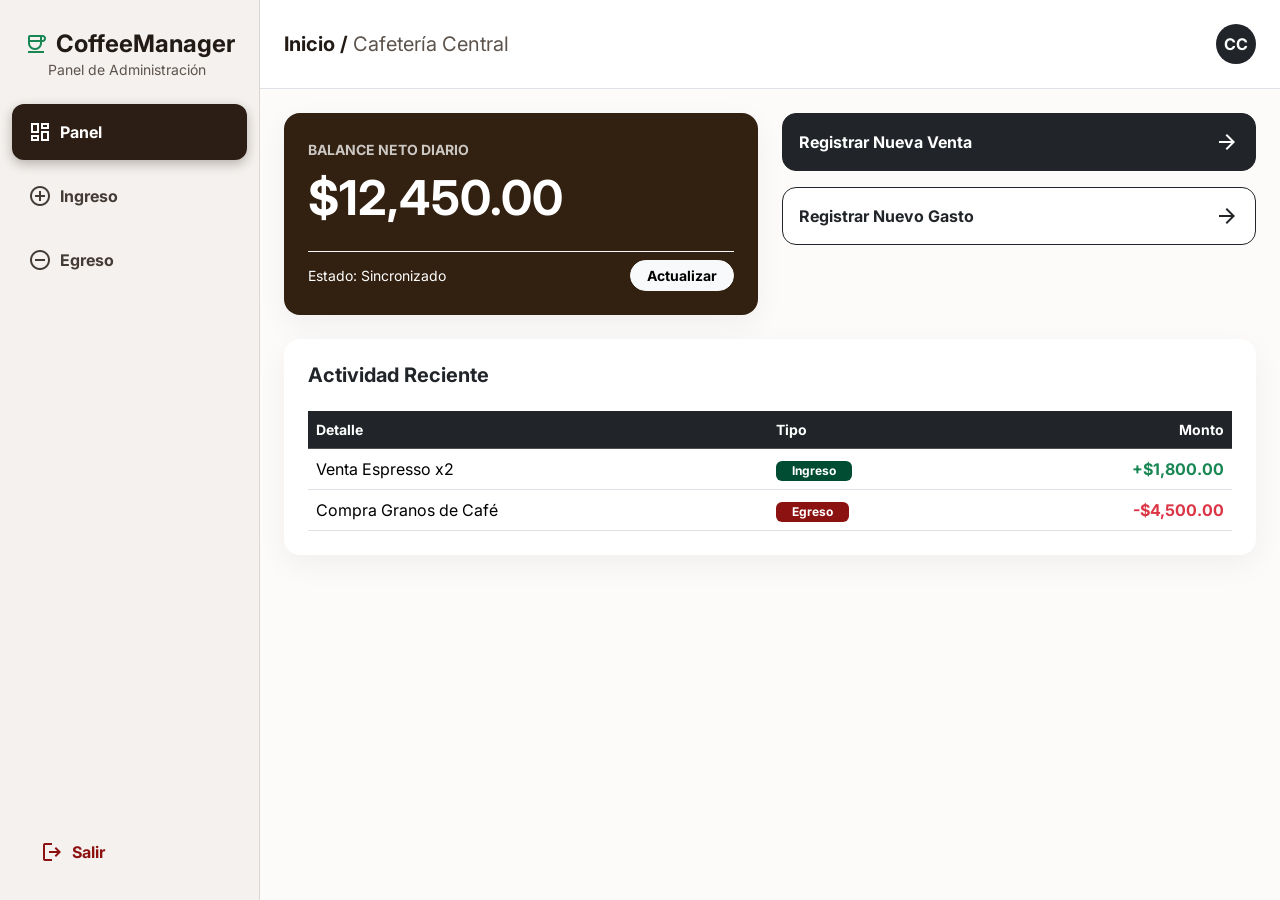
<file: index.html>
<!DOCTYPE html>
<html lang="es">
<head>
    <meta charset="utf-8">
    <meta name="viewport" content="width=device-width, initial-scale=1.0">
    <title>CoffeeManager - Panel</title>
    <link rel="preconnect" href="https://fonts.googleapis.com">
    <link rel="preconnect" href="https://fonts.gstatic.com" crossorigin>
    <link href="https://cdn.jsdelivr.net/npm/bootstrap@5.3.2/dist/css/bootstrap.min.css" rel="stylesheet">
    <link href="https://fonts.googleapis.com/css2?family=Inter:wght@600;700&family=Material+Symbols+Outlined:opsz,wght,FILL,GRAD@24,400,0,0&display=swap" rel="stylesheet">
    <link rel="stylesheet" href="assets/css/styles.css">
</head>
<body>

<aside id="sidebar">
    <div class="px-4 text-center text-lg-start">
        <div class="d-flex align-items-center justify-content-center justify-content-lg-start gap-2">
            <span class="material-symbols-outlined text-success" aria-hidden="true">coffee</span>
            <h1 class="h4 fw-bold mb-0">CoffeeManager</h1>
        </div>
        <p class="small text-muted-accessible d-none d-lg-block ps-4 mb-0">Panel de Administración</p>
    </div>
    <nav class="nav flex-column gap-2 mt-4 nav-menu-responsive">
        <a class="nav-link active p-3 d-flex flex-column flex-lg-row align-items-center gap-2" href="index.html">
            <span class="material-symbols-outlined" aria-hidden="true">dashboard</span> Panel
        </a>
        <a class="nav-link p-3 d-flex flex-column flex-lg-row align-items-center gap-2" href="secciones/registrar-ingreso.html">
            <span class="material-symbols-outlined" aria-hidden="true">add_circle</span> Ingreso
        </a>
        <a class="nav-link p-3 d-flex flex-column flex-lg-row align-items-center gap-2" href="secciones/registrar-egreso.html">
            <span class="material-symbols-outlined" aria-hidden="true">remove_circle</span> Egreso
        </a>
        
        <div class="sidebar-footer">
            <a class="nav-link nav-link-logout p-3 d-flex flex-column flex-lg-row align-items-center gap-2" href="secciones/login.html">
                <span class="material-symbols-outlined" aria-hidden="true">logout</span> Salir
            </a>
        </div>
    </nav>
</aside>

<main id="main-content">
    <header class="bg-white border-bottom p-4 d-flex justify-content-between align-items-center">
        <h2 class="h5 fw-bold mb-0">Inicio / <span class="text-muted-accessible fw-normal">Cafetería Central</span></h2>
        <div class="bg-dark text-white rounded-circle fw-bold text-center pt-2" style="width:40px; height:40px;">CC</div>
    </header>

    <div class="container-fluid p-4">
        <div class="row g-4 mb-4">
            <div class="col-lg-6">
                <div class="card card-custom p-4 card-cafe h-100 d-flex flex-column justify-content-between">
                    <div>
                        <span class="text-uppercase small fw-bold tracking-wider opacity-75">Balance Neto Diario</span>
                        <h3 class="display-5 fw-bold my-2" id="txt-balance">$12,450.00</h3>
                    </div>
                    <div class="d-flex justify-content-between align-items-center mt-3 pt-2 border-top border-light">
                        <small class="text-white">Estado: Sincronizado</small>
                        <button class="btn btn-light btn-sm fw-bold px-3 rounded-pill" onclick="document.getElementById('txt-balance').innerText = '$14,250.00';">Actualizar</button>
                    </div>
                </div>
            </div>
            
            <div class="col-lg-6 d-flex flex-column gap-3">
                <a class="btn p-3 btn-dark text-start d-flex align-items-center justify-content-between" style="border-radius: 14px;" href="secciones/registrar-ingreso.html">
                    <span class="fw-bold">Registrar Nueva Venta</span>
                    <span class="material-symbols-outlined" aria-hidden="true">arrow_forward</span>
                </a>
                <a class="btn p-3 btn-outline-dark text-start d-flex align-items-center justify-content-between" style="border-radius: 14px; background: white;" href="secciones/registrar-egreso.html">
                    <span class="fw-bold">Registrar Nuevo Gasto</span>
                    <span class="material-symbols-outlined" aria-hidden="true">arrow_forward</span>
                </a>
            </div>
        </div>

        <div class="card card-custom p-4">
            <h3 class="h5 fw-bold mb-4">Actividad Reciente</h3>
            <div class="table-responsive">
                <table class="table align-middle mb-0">
                    <thead class="table-dark small">
                        <tr>
                            <th scope="col">Detalle</th>
                            <th scope="col">Tipo</th>
                            <th scope="col" class="text-end">Monto</th>
                        </tr>
                    </thead>
                    <tbody>
                        <tr>
                            <td>Venta Espresso x2</td>
                            <td><span class="badge badge-success-accessible px-3 py-1">Ingreso</span></td>
                            <td class="text-success text-end fw-bold">+$1,800.00</td>
                        </tr>
                        <tr>
                            <td>Compra Granos de Café</td>
                            <td><span class="badge badge-danger-accessible px-3 py-1">Egreso</span></td>
                            <td class="text-danger text-end fw-bold">-$4,500.00</td>
                        </tr>
                    </tbody>
                </table>
            </div>
        </div>
    </div>
</main>

</body>
</html>
</file>
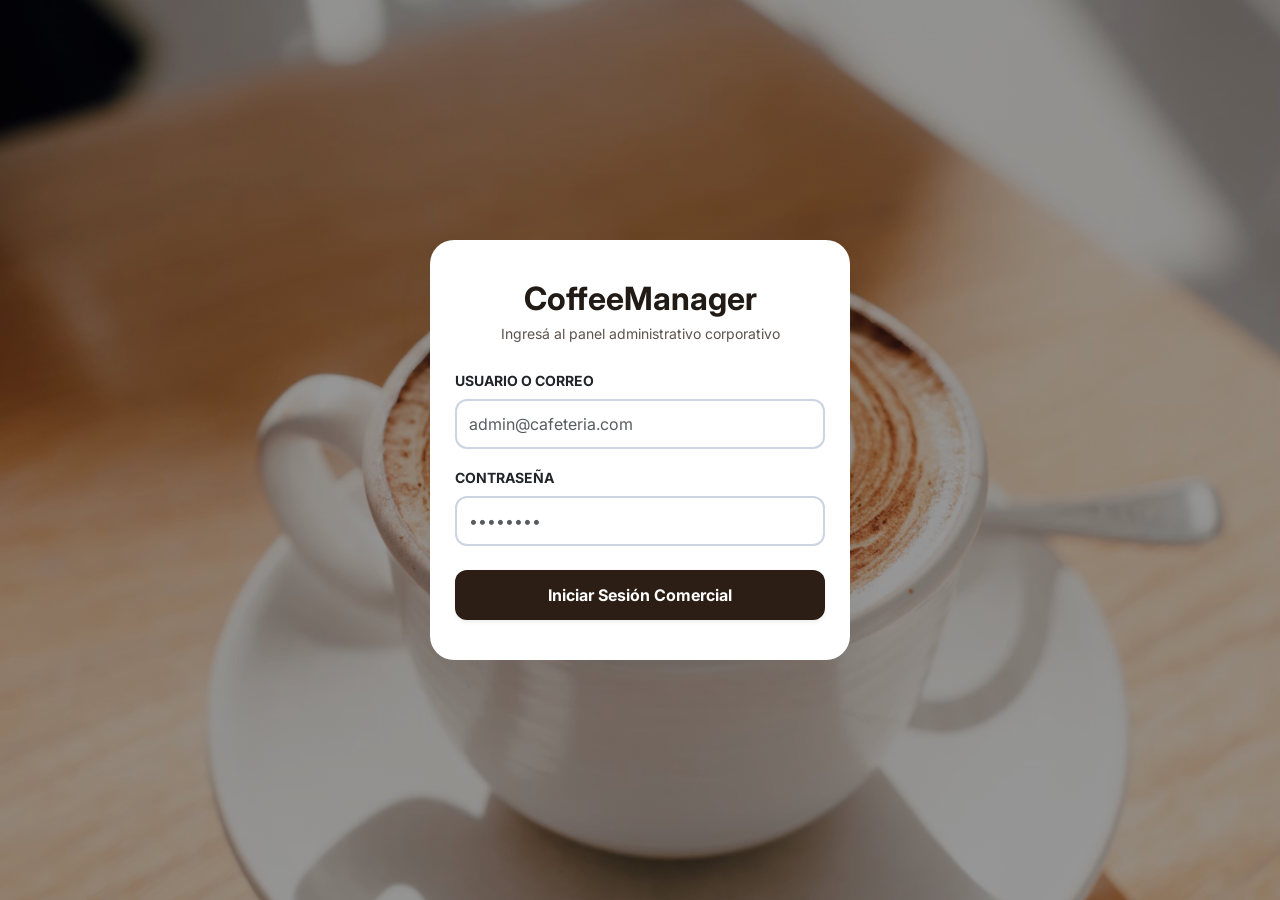
<file: secciones/login.html>
<!DOCTYPE html>
<html lang="es">
<head>
    <meta charset="utf-8">
    <meta name="viewport" content="width=device-width, initial-scale=1.0">
    <title>CoffeeManager - Iniciar Sesión</title>
    <link rel="preconnect" href="https://fonts.googleapis.com">
    <link rel="preconnect" href="https://fonts.gstatic.com" crossorigin>
    <link href="https://cdn.jsdelivr.net/npm/bootstrap@5.3.2/dist/css/bootstrap.min.css" rel="stylesheet">
    <link href="https://fonts.googleapis.com/css2?family=Inter:wght@600;700&display=swap" rel="stylesheet">
    <link rel="stylesheet" href="../assets/css/styles.css">
</head>
<body class="login-bg">

<div class="login-card">
    <div class="text-center mb-4">
        <h1 class="h2 fw-bold mb-1">CoffeeManager</h1>
        <p class="text-muted-accessible small">Ingresá al panel administrativo corporativo</p>
    </div>
    
    <form onsubmit="event.preventDefault(); window.location.href='../index.html';">
        <div class="mb-3">
            <label class="form-label small fw-bold text-dark" id="lbl-user">USUARIO O CORREO</label>
            <input type="text" class="form-control form-control-login" aria-labelledby="lbl-user" placeholder="admin@cafeteria.com" required>
        </div>
        <div class="mb-4">
            <label class="form-label small fw-bold text-dark" id="lbl-pass">CONTRASEÑA</label>
            <input type="password" class="form-control form-control-login" aria-labelledby="lbl-pass" placeholder="••••••••" required>
        </div>
        <button type="submit" class="btn btn-cafe w-100 fw-bold shadow-sm">Iniciar Sesión Comercial</button>
    </form>
</div>

</body>
</html>
</file>
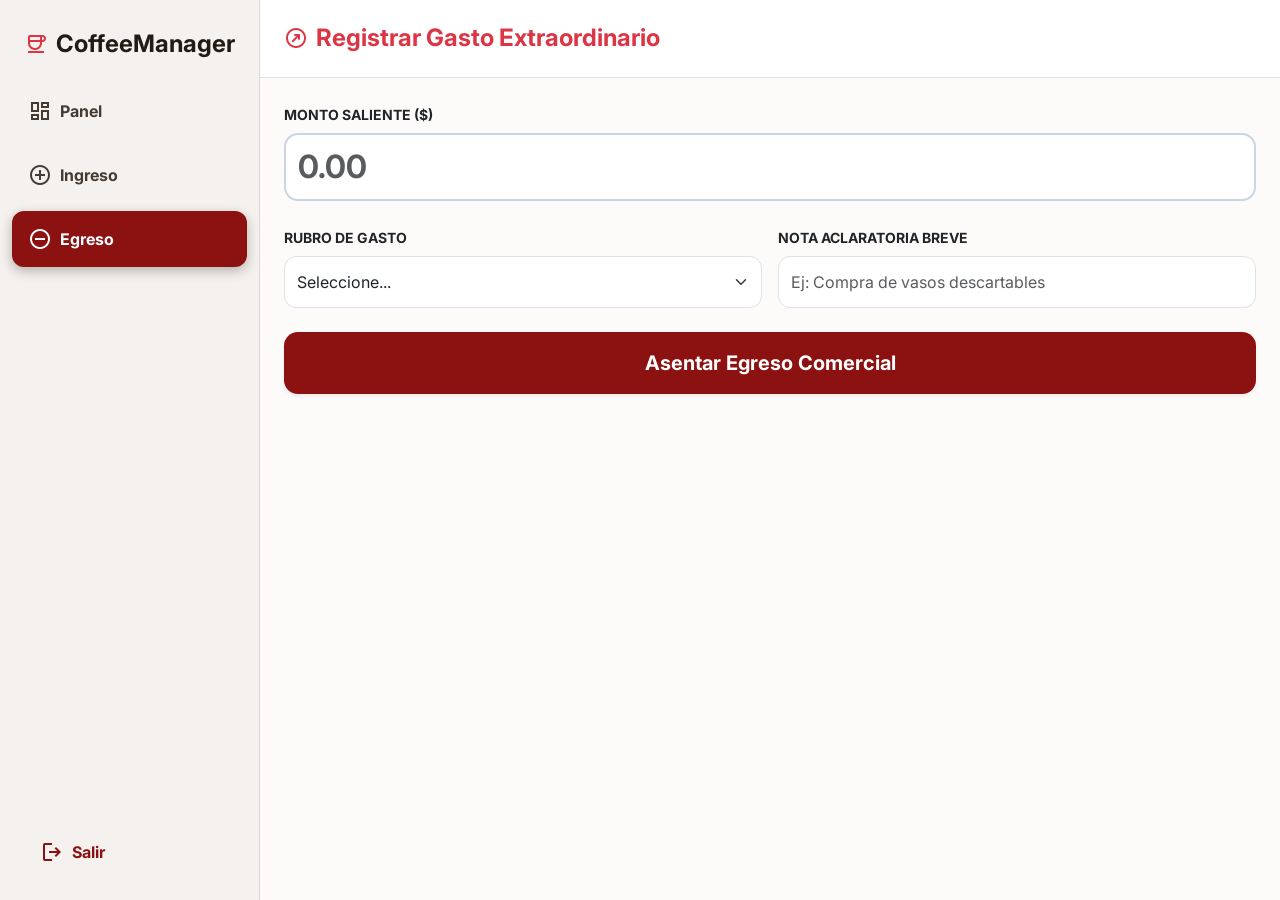
<file: secciones/registrar-egreso.html>
<!DOCTYPE html>
<html lang="es">
<head>
    <meta charset="utf-8">
    <meta name="viewport" content="width=device-width, initial-scale=1.0">
    <title>CoffeeManager - Registrar Egreso</title>
    <link rel="preconnect" href="https://fonts.googleapis.com">
    <link rel="preconnect" href="https://fonts.gstatic.com" crossorigin>
    <link href="https://cdn.jsdelivr.net/npm/bootstrap@5.3.2/dist/css/bootstrap.min.css" rel="stylesheet">
    <link href="https://fonts.googleapis.com/css2?family=Inter:wght@600;700&family=Material+Symbols+Outlined:opsz,wght,FILL,GRAD@24,400,0,0&display=swap" rel="stylesheet">
    <link rel="stylesheet" href="../assets/css/styles.css">
</head>
<body>

<aside id="sidebar">
    <div class="px-4 text-center text-lg-start">
        <div class="d-flex align-items-center justify-content-center justify-content-lg-start gap-2">
            <span class="material-symbols-outlined text-danger" aria-hidden="true">coffee</span>
            <h1 class="h4 fw-bold mb-0">CoffeeManager</h1>
        </div>
    </div>
    <nav class="nav flex-column gap-2 mt-4 nav-menu-responsive">
        <a class="nav-link p-3 d-flex flex-column flex-lg-row align-items-center gap-2" href="../index.html">
            <span class="material-symbols-outlined" aria-hidden="true">dashboard</span> Panel
        </a>
        <a class="nav-link p-3 d-flex flex-column flex-lg-row align-items-center gap-2" href="registrar-ingreso.html">
            <span class="material-symbols-outlined" aria-hidden="true">add_circle</span> Ingreso
        </a>
        <a class="nav-link active active-egreso p-3 d-flex flex-column flex-lg-row align-items-center gap-2" href="registrar-egreso.html">
            <span class="material-symbols-outlined" aria-hidden="true">remove_circle</span> Egreso
        </a>
        
        <div class="sidebar-footer">
            <a class="nav-link nav-link-logout p-3 d-flex flex-column flex-lg-row align-items-center gap-2" href="login.html">
                <span class="material-symbols-outlined" aria-hidden="true">logout</span> Salir
            </a>
        </div>
    </nav>
</aside>

<main id="main-content">
    <header class="bg-white border-bottom p-4">
        <h2 class="h4 fw-bold mb-0 text-danger d-flex align-items-center gap-2">
            <span class="material-symbols-outlined" aria-hidden="true">outbound</span> Registrar Gasto Extraordinario
        </h2>
    </header>

    <div class="container-fluid p-4">
        <div class="form-card">
            <form onsubmit="simularSubmit(event, '¡Gasto asentado con éxito!');">
                <div class="mb-4">
                    <label class="form-label small fw-bold text-dark" id="lbl-monto">MONTO SALIENTE ($)</label>
                    <input type="number" class="form-control huge-input huge-input-egreso" aria-labelledby="lbl-monto" placeholder="0.00" required step="0.01">
                </div>

                <div class="row g-3 mb-4">
                    <div class="col-md-6">
                        <label class="form-label small fw-bold text-dark" id="lbl-rubro">RUBRO DE GASTO</label>
                        <select class="form-select" aria-labelledby="lbl-rubro" style="height: 52px; border-radius:12px;" required>
                            <option value="" disabled selected>Seleccione...</option>
                            <option value="granos">Logística e Insumos Crudos</option>
                            <option value="servicios">Impuestos y Servicios Fijos</option>
                        </select>
                    </div>
                    <div class="col-md-6">
                        <label class="form-label small fw-bold text-dark" id="lbl-nota">NOTA ACLARATORIA BREVE</label>
                        <input type="text" class="form-control" aria-labelledby="lbl-nota" style="height: 52px; border-radius:12px;" placeholder="Ej: Compra de vasos descartables">
                    </div>
                </div>

                <button type="submit" class="btn btn-danger w-100 py-3 fw-bold fs-5 shadow-sm" style="border-radius:14px; background: #8c1111; border:none;">
                    Asentar Egreso Comercial
                </button>
            </form>
        </div>
    </div>
</main>

<script src="../assets/js/main.js"></script>
</body>
</html>
</file>
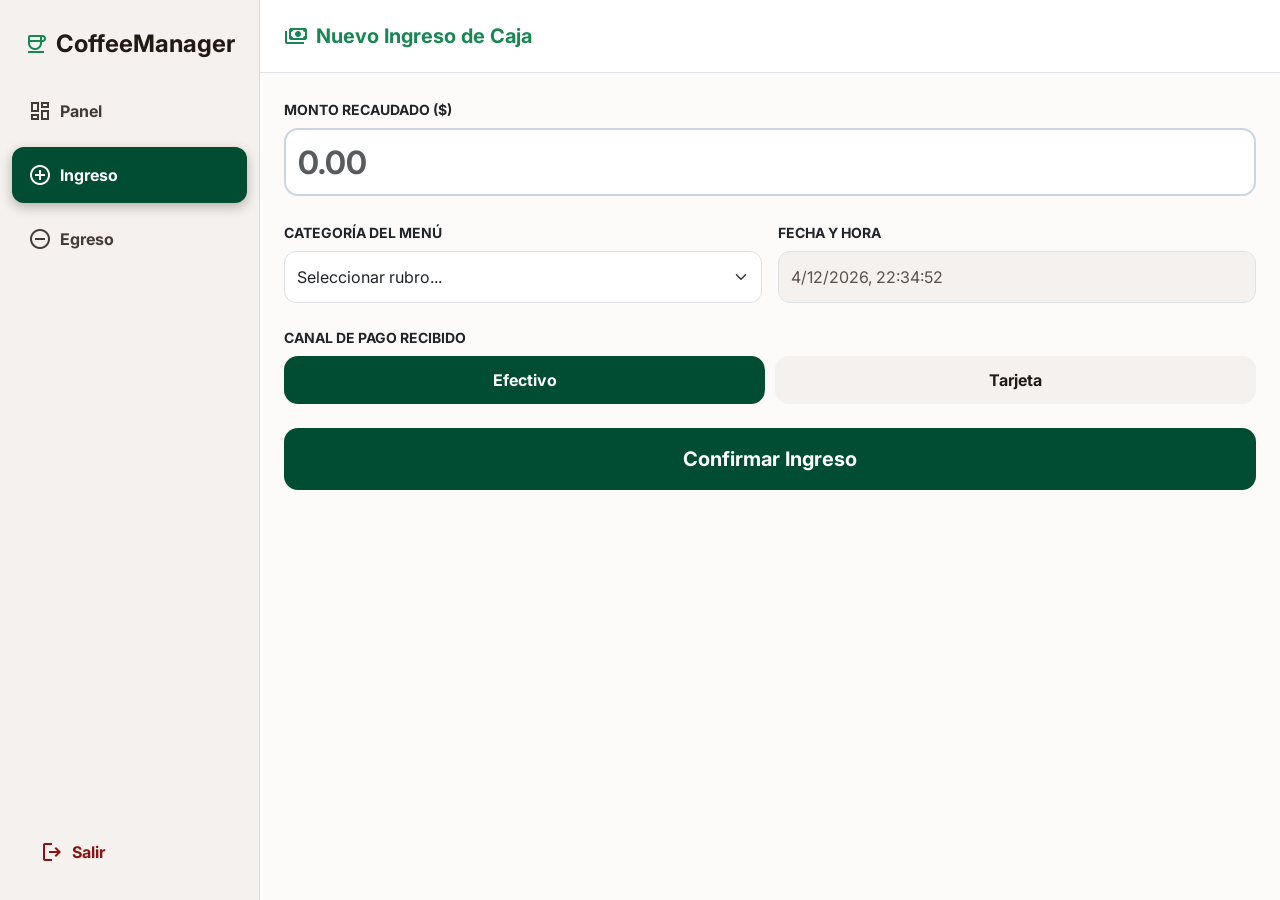
<file: secciones/registrar-ingreso.html>
<!DOCTYPE html>
<html lang="es">
<head>
    <meta charset="utf-8">
    <meta name="viewport" content="width=device-width, initial-scale=1.0">
    <title>CoffeeManager - Registrar Ingreso</title>
    <link rel="preconnect" href="https://fonts.googleapis.com">
    <link rel="preconnect" href="https://fonts.gstatic.com" crossorigin>
    <link href="https://cdn.jsdelivr.net/npm/bootstrap@5.3.2/dist/css/bootstrap.min.css" rel="stylesheet">
    <link href="https://fonts.googleapis.com/css2?family=Inter:wght@600;700&family=Material+Symbols+Outlined:opsz,wght,FILL,GRAD@24,400,0,0&display=swap" rel="stylesheet">
    <link rel="stylesheet" href="../assets/css/styles.css">
</head>
<body>

<aside id="sidebar">
    <div class="px-4 text-center text-lg-start">
        <div class="d-flex align-items-center justify-content-center justify-content-lg-start gap-2">
            <span class="material-symbols-outlined text-success" aria-hidden="true">coffee</span>
            <h1 class="h4 fw-bold mb-0">CoffeeManager</h1>
        </div>
    </div>
    <nav class="nav flex-column gap-2 mt-4 nav-menu-responsive">
        <a class="nav-link p-3 d-flex flex-column flex-lg-row align-items-center gap-2" href="../index.html">
            <span class="material-symbols-outlined" aria-hidden="true">dashboard</span> Panel
        </a>
        <a class="nav-link active active-ingreso p-3 d-flex flex-column flex-lg-row align-items-center gap-2" href="registrar-ingreso.html">
            <span class="material-symbols-outlined" aria-hidden="true">add_circle</span> Ingreso
        </a>
        <a class="nav-link p-3 d-flex flex-column flex-lg-row align-items-center gap-2" href="registrar-egreso.html">
            <span class="material-symbols-outlined" aria-hidden="true">remove_circle</span> Egreso
        </a>
        
        <div class="sidebar-footer">
            <a class="nav-link nav-link-logout p-3 d-flex flex-column flex-lg-row align-items-center gap-2" href="login.html">
                <span class="material-symbols-outlined" aria-hidden="true">logout</span> Salir
            </a>
        </div>
    </nav>
</aside>

<main id="main-content">
    <header class="bg-white border-bottom p-4">
        <h2 class="h5 fw-bold mb-0 text-success d-flex align-items-center gap-2">
            <span class="material-symbols-outlined" aria-hidden="true">payments</span> Nuevo Ingreso de Caja
        </h2>
    </header>

    <div class="container-fluid p-4">
        <div class="form-card">
            <form onsubmit="simularSubmit(event, '¡Ingreso guardado con éxito!');">
                <div class="mb-4">
                    <label class="form-label small fw-bold text-dark" id="lbl-monto">MONTO RECAUDADO ($)</label>
                    <input type="number" class="form-control huge-input huge-input-ingreso" aria-labelledby="lbl-monto" placeholder="0.00" required step="0.01">
                </div>

                <div class="row g-3 mb-4">
                    <div class="col-md-6">
                        <label class="form-label small fw-bold text-dark" id="lbl-cat">CATEGORÍA DEL MENÚ</label>
                        <select class="form-select" aria-labelledby="lbl-cat" style="height: 52px; border-radius:12px;" required>
                            <option value="" disabled selected>Seleccionar rubro...</option>
                            <option value="cafeteria">Cafetería Especialidad</option>
                            <option value="pasteleria">Pastelería / Bakery</option>
                        </select>
                    </div>
                    <div class="col-md-6">
                        <label class="form-label small fw-bold text-dark" id="lbl-fecha">FECHA Y HORA</label>
                        <input type="text" class="form-control text-muted-accessible" aria-labelledby="lbl-fecha" style="height: 52px; border-radius:12px; background-color:#f4f1ee;" id="fecha-auto" readonly>
                    </div>
                </div>

                <div class="mb-4">
                    <span class="form-label small d-block fw-bold text-dark mb-2">CANAL DE PAGO RECIBIDO</span>
                    <div class="payment-group">
                        <label class="payment-chip">
                            <input type="radio" name="metodo" value="efectivo" checked>
                            <span class="chip-label">Efectivo</span>
                        </label>
                        <label class="payment-chip">
                            <input type="radio" name="metodo" value="tarjeta">
                            <span class="chip-label">Tarjeta</span>
                        </label>
                    </div>
                </div>

                <button type="submit" class="btn btn-success w-100 py-3 fw-bold fs-5" style="border-radius:14px; background: #004d33; border:none;">
                    Confirmar Ingreso
                </button>
            </form>
        </div>
    </div>
</main>

<script src="../assets/js/main.js"></script>
</body>
</html>
</file>
<file: assets/css/styles.css>
:root {
    --espresso-brown: #322011;
    --espresso-dark: #2c1e14;
    --surface-bg: #fcfbfa;
    --sidebar-bg: #f4f1ee;
    --border-color: #dcd7d2;
    
    /* Colores con alto contraste WCAG AA (> 4.5:1) */
    --text-main: #211a15;
    --text-muted: #5c534c;
    --text-sidebar: #443b35;
    --accessible-green: #004d33;
    --accessible-red: #8c1111;
}

body { 
    background-color: var(--surface-bg); 
    color: var(--text-main); 
    font-family: 'Inter', sans-serif;
}

.material-symbols-outlined {
    display: inline-block;
    width: 24px;
    height: 24px;
    vertical-align: middle;
    overflow: hidden;
}

#sidebar {
    width: 260px;
    height: 100vh;
    position: fixed;
    background: var(--sidebar-bg); 
    border-right: 1px solid var(--border-color);
    padding-top: 30px;
    z-index: 1000;
}

.nav-link { 
    color: var(--text-sidebar); 
    font-weight: 700; 
    margin: 0 12px;
    border-radius: 12px;
    transition: background-color 0.2s ease;
}

.nav-link:hover { 
    background-color: #e5dfd9; 
    color: #1a110b;
}

.nav-link.active { 
    background: var(--espresso-dark); 
    color: #ffffff;
    box-shadow: 0 4px 12px rgba(44, 30, 20, 0.3);
}

.nav-link.active-ingreso { background: var(--accessible-green); color: #ffffff; }
.nav-link.active-egreso { background: var(--accessible-red); color: #ffffff; }

#main-content { 
    margin-left: 260px; 
    min-height: 100vh; 
}

.text-muted-accessible { 
    color: var(--text-muted) !important; 
}

.badge-success-accessible { background-color: var(--accessible-green); color: #ffffff; }
.badge-danger-accessible { background-color: var(--accessible-red); color: #ffffff; }

.card-custom {
    border: none;
    border-radius: 16px;
    background: #ffffff;
    box-shadow: 0 10px 30px rgba(0, 0, 0, 0.05);
}

.card-cafe { 
    background: var(--espresso-brown); 
    color: #ffffff; 
}

.huge-input { 
    font-size: 2rem; 
    font-weight: 700; 
    border-radius: 14px; 
    padding: 12px; 
    border: 2px solid #cbd5e1; 
    height: 68px; 
}

.huge-input-ingreso { color: var(--accessible-green); }
.huge-input-ingreso:focus { border-color: var(--accessible-green); box-shadow: 0 0 0 5px rgba(0, 77, 51, 0.2); }

.huge-input-egreso { color: var(--accessible-red); }
.huge-input-egreso:focus { border-color: var(--accessible-red); box-shadow: 0 0 0 5px rgba(140, 17, 17, 0.2); }

.payment-group { 
    display: grid; 
    grid-template-columns: repeat(auto-fit, minmax(100px, 1fr)); 
    gap: 10px; 
}

.payment-chip input { display: none; }

.chip-label { 
    display: flex; 
    flex-direction: column; 
    align-items: center; 
    padding: 12px; 
    border-radius: 14px; 
    background-color: var(--sidebar-bg); 
    color: var(--text-main); 
    font-weight: 700; 
    cursor: pointer; 
}

.payment-chip input:checked + .chip-label { 
    background-color: var(--accessible-green); 
    color: white; 
}

.login-bg {
    background: linear-gradient(rgba(0, 0, 0, 0.4), rgba(0, 0, 0, 0.4)), url('../img/fondo-login.avif') no-repeat center center fixed;
    background-size: cover;
    min-height: 100vh;
    display: flex;
    align-items: center;
    justify-content: center;
    padding: 20px;
}

.login-card {
    border-radius: 24px;
    background: #ffffff;
    padding: 40px 25px;
    width: 100%;
    max-width: 420px;
    box-shadow: 0 20px 40px rgba(0,0,0,0.05);
}

.form-control-login { height: 50px; border-radius: 12px; border: 2px solid #cbd5e1; }
.form-control-login:focus { border-color: var(--espresso-dark); box-shadow: 0 0 0 4px rgba(44, 30, 20, 0.2); }

.btn-cafe { background: var(--espresso-dark); color: white; border: none; border-radius: 12px; height: 50px; }
.btn-cafe:hover { background: #1a110b; color: white; }

@media (max-width: 991.98px) {
    #sidebar {
        width: 100%; height: auto; position: relative;
        padding: 15px 10px; border-right: none; border-bottom: 1px solid var(--border-color);
    }
    .nav-menu-responsive { display: flex !important; flex-direction: row !important; margin-top: 10px !important; }
    .nav-link { margin: 0; padding: 10px !important; font-size: 14px; flex: 1; text-align: center; }
    #main-content { margin-left: 0; }
}


.sidebar-footer {
    position: absolute;
    bottom: 20px;
    width: 100%;
    left: 0;
    padding: 0 12px;
}

.nav-link-logout {
    color: var(--accessible-red);
    font-weight: 700;
    border-radius: 12px;
    transition: background-color 0.2s ease;
}

.nav-link-logout:hover {
    background-color: #fde8e8;
    color: #660000;
}

@media (max-width: 991.98px) {
    .sidebar-footer {
        position: relative;
        bottom: auto;
        width: auto;
        left: auto;
        padding: 0;
        margin-top: 10px;
        flex: 1;
    }
    .nav-link-logout {
        padding: 10px !important;
        font-size: 14px;
        text-align: center;
    }
}
</file>
